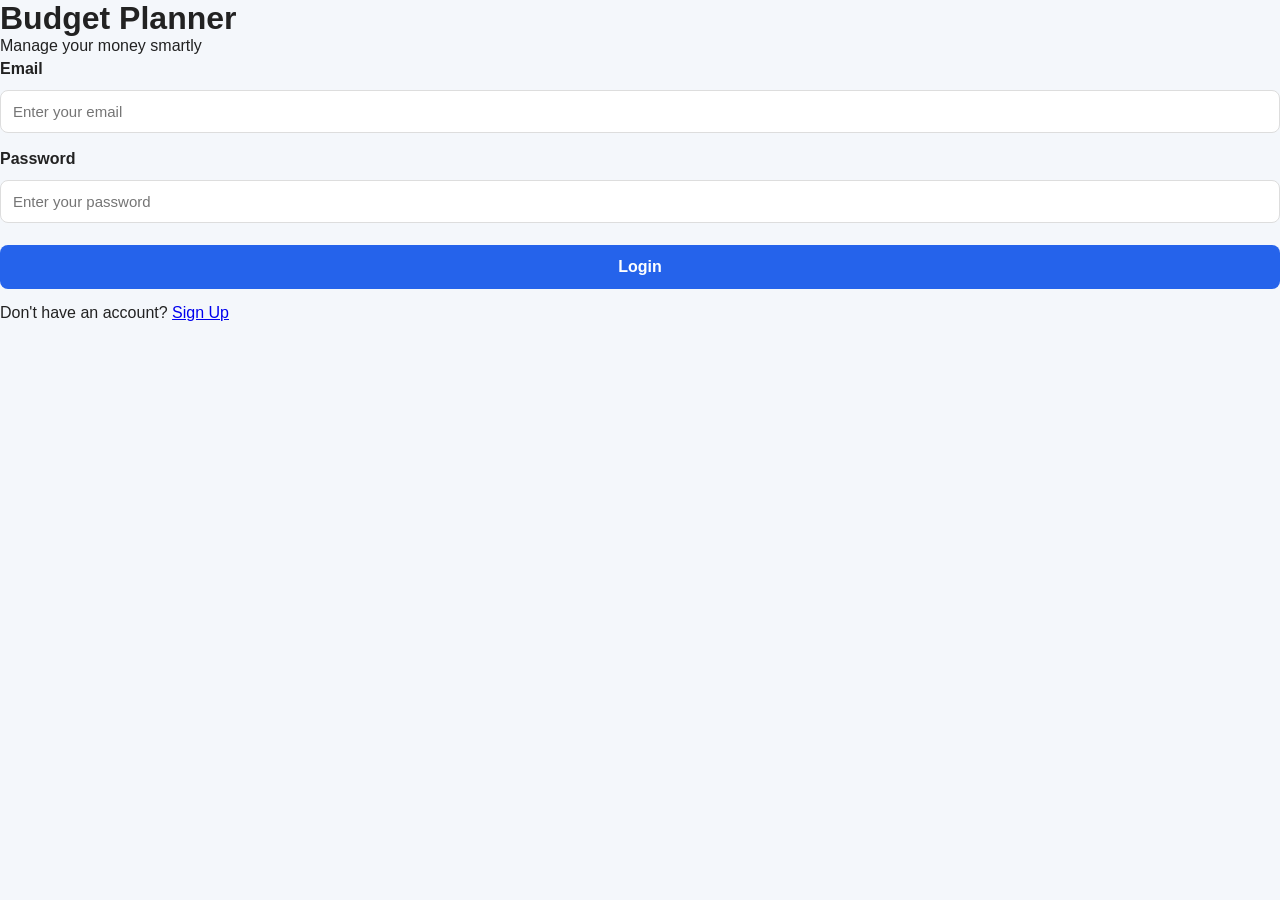
<file: index.html>
<!DOCTYPE html>
<html lang="en">
<head>
    <meta charset="UTF-8">
    <meta name="viewport" content="width=device-width, initial-scale=1.0">

    <title>Budget Planner - Login</title>

    <link rel="stylesheet" href="style.css">
</head>

<body>

    <div class="login-page">

        <div class="login-box">

            <h1>Budget Planner</h1>

            <p class="login-subtitle">
                Manage your money smartly
            </p>

            <form id="loginForm">

                <label for="loginEmail">
                    Email
                </label>

                <input
                    type="email"
                    id="loginEmail"
                    placeholder="Enter your email"
                    required
                >

                <label for="loginPassword">
                    Password
                </label>

                <input
                    type="password"
                    id="loginPassword"
                    placeholder="Enter your password"
                    required
                >

                <button type="submit">
                    Login
                </button>

            </form>

            <p id="loginMessage" class="message"></p>

            <p class="signup-link">
                Don't have an account?

                <a href="signup.html">
                    Sign Up
                </a>
            </p>

        </div>

    </div>


    <script src="script.js"></script>

</body>
</html>
</file>
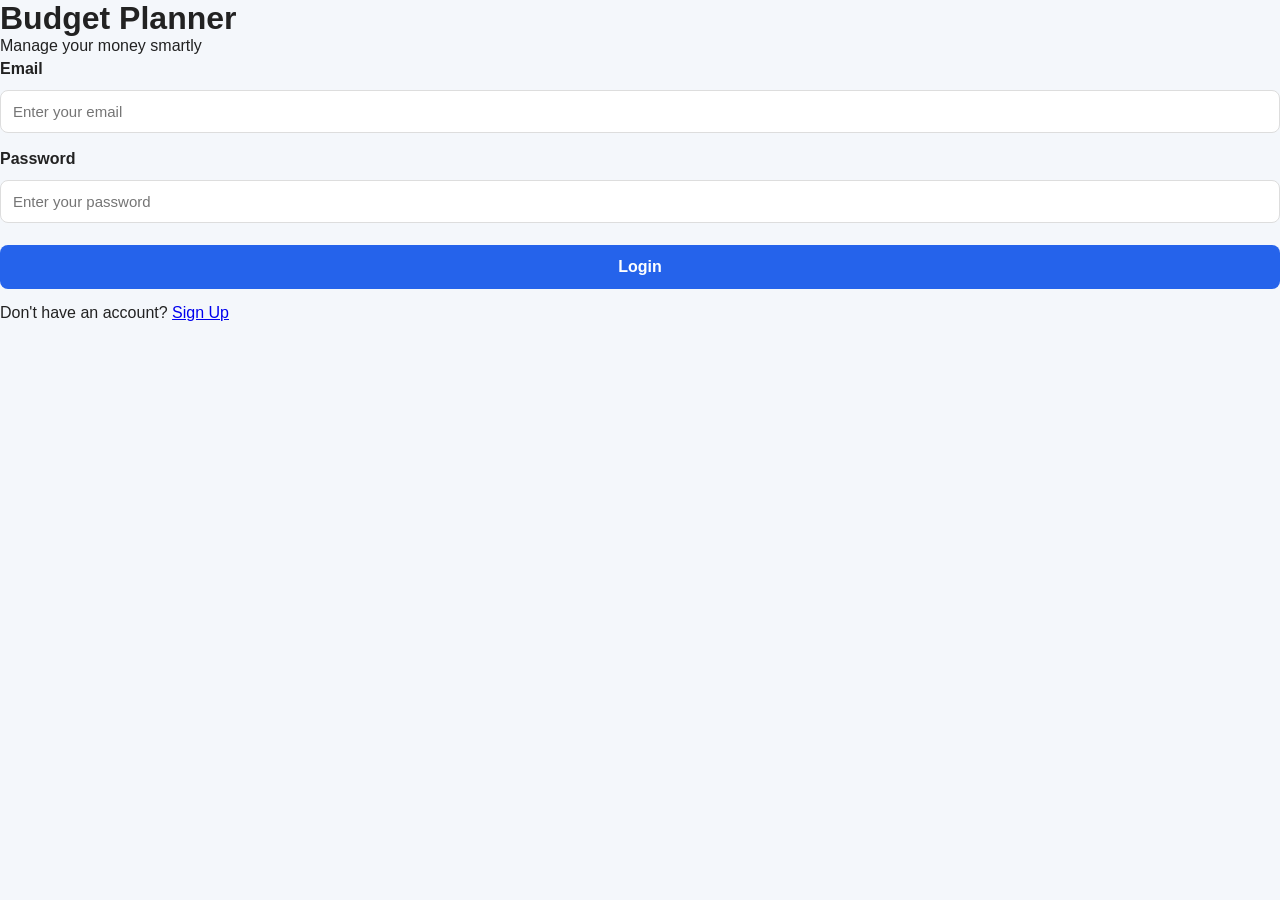
<file: dashboard.html>
<!DOCTYPE html>
<html lang="en">
<head>

    <meta charset="UTF-8">

    <meta name="viewport"
          content="width=device-width, initial-scale=1.0">

    <title>Budget Planner - Dashboard</title>

    <link rel="stylesheet" href="style.css">

</head>

<body>

    <!-- NAVBAR -->

    <header class="navbar">

        <div class="logo">
            Budget Planner
        </div>

        <div class="user-area">

            <span id="welcomeUser">
                Welcome
            </span>

            <button id="logoutBtn" class="logout-button">
                Logout
            </button>

        </div>

    </header>


    <!-- MAIN CONTENT -->

    <main class="dashboard">

        <!-- SUMMARY CARDS -->

        <section class="summary-grid">

            <div class="summary-card income">

                <h3>
                    Total Income
                </h3>

                <p id="totalIncome">
                    ₹0.00
                </p>

            </div>


            <div class="summary-card expense">

                <h3>
                    Total Expense
                </h3>

                <p id="totalExpense">
                    ₹0.00
                </p>

            </div>


            <div class="summary-card balance">

                <h3>
                    Balance
                </h3>

                <p id="balance">
                    ₹0.00
                </p>

            </div>

        </section>


        <!-- MAIN GRID -->

        <section class="main-grid">


            <!-- ADD TRANSACTION -->

            <div class="form-card">

                <h2>
                    Add Transaction
                </h2>

                <form id="transactionForm">

                    <label for="transactionType">
                        Type
                    </label>

                    <select id="transactionType">

                        <option value="income">
                            Income
                        </option>

                        <option value="expense">
                            Expense
                        </option>

                    </select>


                    <label for="transactionTitle">
                        Description
                    </label>

                    <input
                        type="text"
                        id="transactionTitle"
                        placeholder="Example: Salary"
                        required
                    >


                    <label for="transactionAmount">
                        Amount
                    </label>

                    <input
                        type="number"
                        id="transactionAmount"
                        placeholder="Enter amount"
                        min="1"
                        required
                    >


                    <button type="submit">
                        Add Transaction
                    </button>

                </form>

            </div>


            <!-- TRANSACTION HISTORY -->

            <div class="history-card">

                <h2>
                    Transaction History
                </h2>

                <div id="transactionList">

                    <p class="empty">
                        No transactions yet.
                    </p>

                </div>

            </div>

        </section>

    </main>


    <script src="script.js"></script>

</body>
</html>
</file>
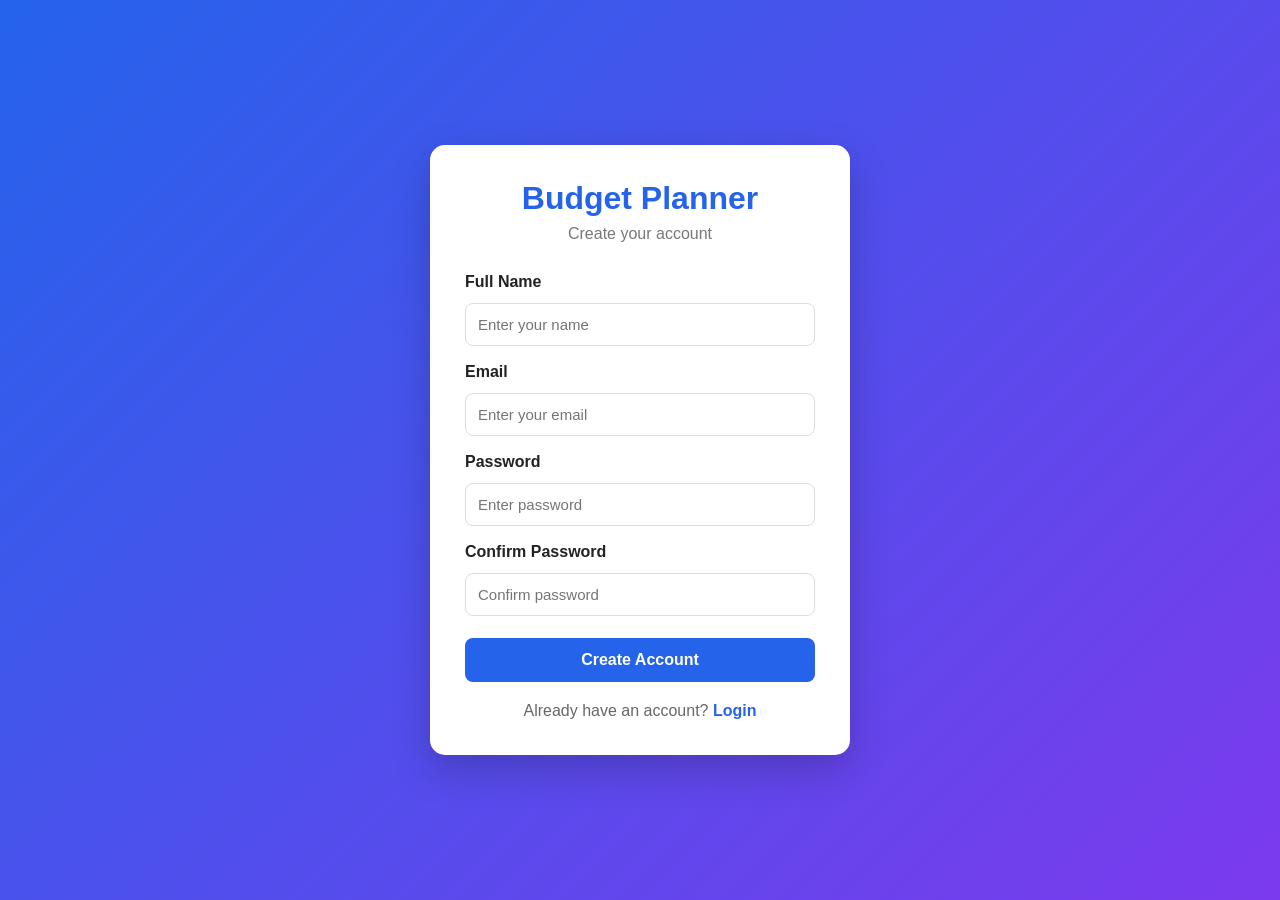
<file: signup.html>
<!DOCTYPE html>
<html lang="en">
<head>
    <meta charset="UTF-8">
    <meta name="viewport" content="width=device-width, initial-scale=1.0">
    <title>Budget Planner - Signup</title>
    <link rel="stylesheet" href="style.css">
</head>
<body>

<div class="auth-container">
    <div class="auth-card">
        <h1>Budget Planner</h1>
        <p class="subtitle">Create your account</p>

        <form id="signupForm">
            <label>Full Name</label>
            <input type="text" id="signupName" placeholder="Enter your name" required>

            <label>Email</label>
            <input type="email" id="signupEmail" placeholder="Enter your email" required>

            <label>Password</label>
            <input type="password" id="signupPassword" placeholder="Enter password" required>

            <label>Confirm Password</label>
            <input type="password" id="confirmPassword" placeholder="Confirm password" required>

            <button type="submit">Create Account</button>
        </form>

        <p id="signupMessage" class="message"></p>

        <p class="auth-link">
            Already have an account?
            <a href="index.html">Login</a>
        </p>
    </div>
</div>

<script src="script.js"></script>
</body>
</html>
</file>
<file: style.css>
* {
    margin: 0;
    padding: 0;
    box-sizing: border-box;
}

body {
    font-family: Arial, sans-serif;
    background: #f4f7fb;
    color: #222;
}

/* =========================
   LOGIN & SIGNUP
========================= */

.auth-container {
    min-height: 100vh;
    display: grid;
    place-items: center;
    padding: 20px;
    background: linear-gradient(135deg, #2563eb, #7c3aed);
}

.auth-card {
    width: 100%;
    max-width: 420px;
    background: white;
    padding: 35px;
    border-radius: 15px;
    box-shadow: 0 15px 40px rgba(0, 0, 0, 0.2);
}

.auth-card h1 {
    text-align: center;
    color: #2563eb;
    margin-bottom: 8px;
}

.subtitle {
    text-align: center;
    color: #777;
    margin-bottom: 25px;
}

form {
    display: grid;
    gap: 12px;
}

label {
    font-weight: bold;
    margin-top: 5px;
}

input,
select {
    width: 100%;
    padding: 12px;
    border: 1px solid #ddd;
    border-radius: 8px;
    font-size: 15px;
}

input:focus,
select:focus {
    outline: none;
    border-color: #2563eb;
}

button {
    border: none;
    padding: 13px;
    border-radius: 8px;
    background: #2563eb;
    color: white;
    font-size: 16px;
    font-weight: bold;
    cursor: pointer;
    margin-top: 10px;
}

button:hover {
    background: #1d4ed8;
}

.auth-link {
    text-align: center;
    margin-top: 20px;
    color: #666;
}

.auth-link a {
    color: #2563eb;
    text-decoration: none;
    font-weight: bold;
}

.message {
    text-align: center;
    margin-top: 15px;
    font-weight: bold;
}

/* =========================
   NAVBAR
========================= */

.navbar {
    min-height: 70px;
    background: #2563eb;
    color: white;
    padding: 15px 5%;
    
    display: grid;
    grid-template-columns: 1fr auto;
    align-items: center;
    gap: 20px;
}

.navbar h1 {
    font-size: 24px;
}

.nav-right {
    display: grid;
    grid-template-columns: auto auto;
    align-items: center;
    gap: 15px;
}

.logout-btn {
    background: #dc2626;
    margin: 0;
    padding: 9px 16px;
}

.logout-btn:hover {
    background: #b91c1c;
}

/* =========================
   DASHBOARD
========================= */

.dashboard {
    width: 90%;
    max-width: 1200px;
    margin: 30px auto;
}

/* CSS GRID */

.summary-grid {
    display: grid;
    grid-template-columns: repeat(3, 1fr);
    gap: 20px;
    margin-bottom: 30px;
}

.summary-card {
    padding: 25px;
    border-radius: 12px;
    color: white;
    box-shadow: 0 5px 15px rgba(0, 0, 0, 0.1);
}

.summary-card h3 {
    margin-bottom: 10px;
}

.summary-card p {
    font-size: 28px;
    font-weight: bold;
}

.income-card {
    background: #16a34a;
}

.expense-card {
    background: #dc2626;
}

.balance-card {
    background: #7c3aed;
}

/* =========================
   CONTENT GRID
========================= */

.content-grid {
    display: grid;
    grid-template-columns: 350px 1fr;
    gap: 25px;
}

.transaction-form,
.transactions {
    background: white;
    padding: 25px;
    border-radius: 12px;
    box-shadow: 0 5px 15px rgba(0, 0, 0, 0.08);
}

.transaction-form h2,
.transactions h2 {
    margin-bottom: 20px;
}

/* =========================
   TRANSACTION ITEMS
========================= */

.transaction-item {
    display: grid;
    grid-template-columns: 1fr auto auto;
    gap: 15px;
    align-items: center;
    
    padding: 15px;
    border-bottom: 1px solid #eee;
}

.transaction-item:last-child {
    border-bottom: none;
}

.transaction-info h4 {
    margin-bottom: 5px;
}

.transaction-info small {
    color: #777;
}

.income-amount {
    color: #16a34a;
    font-weight: bold;
}

.expense-amount {
    color: #dc2626;
    font-weight: bold;
}

.delete-btn {
    background: #ef4444;
    padding: 7px 12px;
    font-size: 13px;
    margin: 0;
}

.delete-btn:hover {
    background: #dc2626;
}

.empty-message {
    text-align: center;
    color: #888;
    padding: 30px;
}

/* =========================
   RESPONSIVE DESIGN
========================= */

@media (max-width: 800px) {

    .summary-grid {
        grid-template-columns: 1fr;
    }

    .content-grid {
        grid-template-columns: 1fr;
    }

    .navbar {
        grid-template-columns: 1fr;
        text-align: center;
    }

    .nav-right {
        justify-content: center;
    }
}

@media (max-width: 500px) {

    .auth-card {
        padding: 25px;
    }

    .dashboard {
        width: 94%;
    }

    .transaction-item {
        grid-template-columns: 1fr;
        gap: 8px;
    }

    .delete-btn {
        width: 100%;
    }
}
</file>
